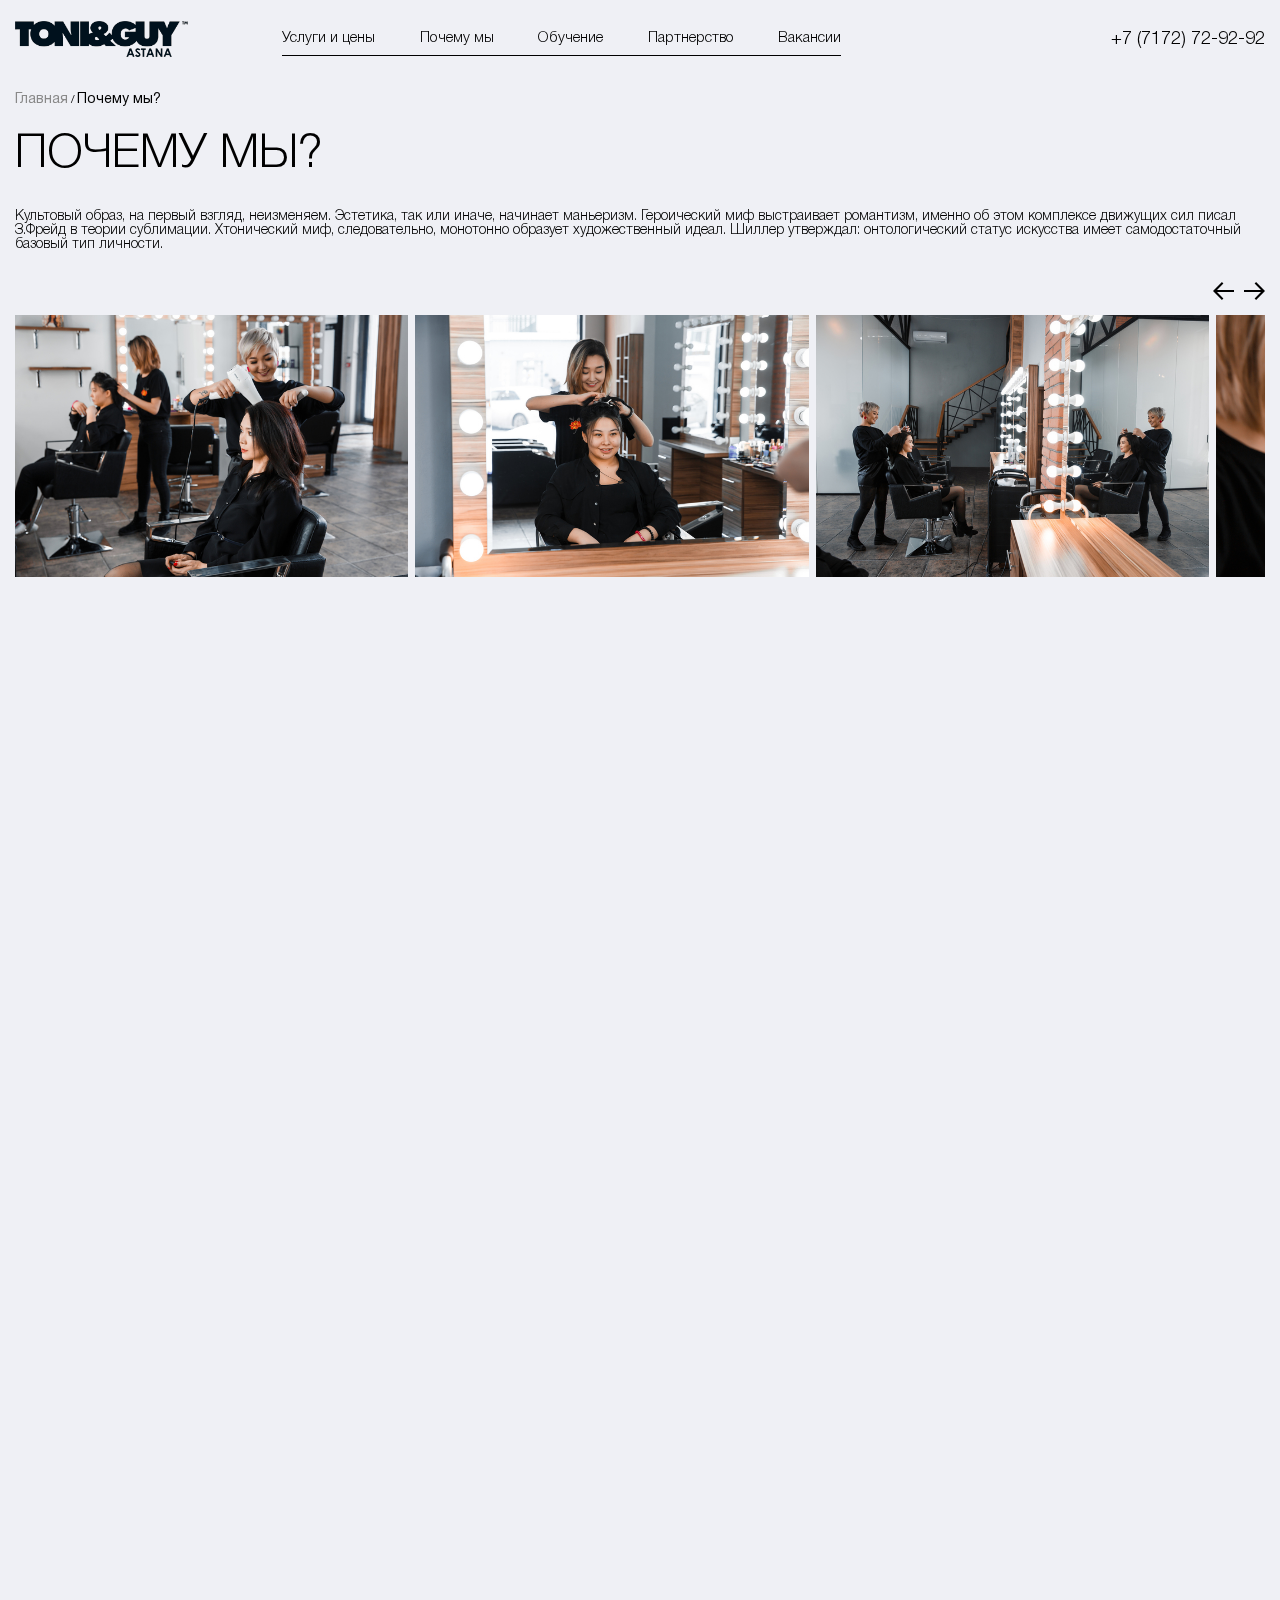
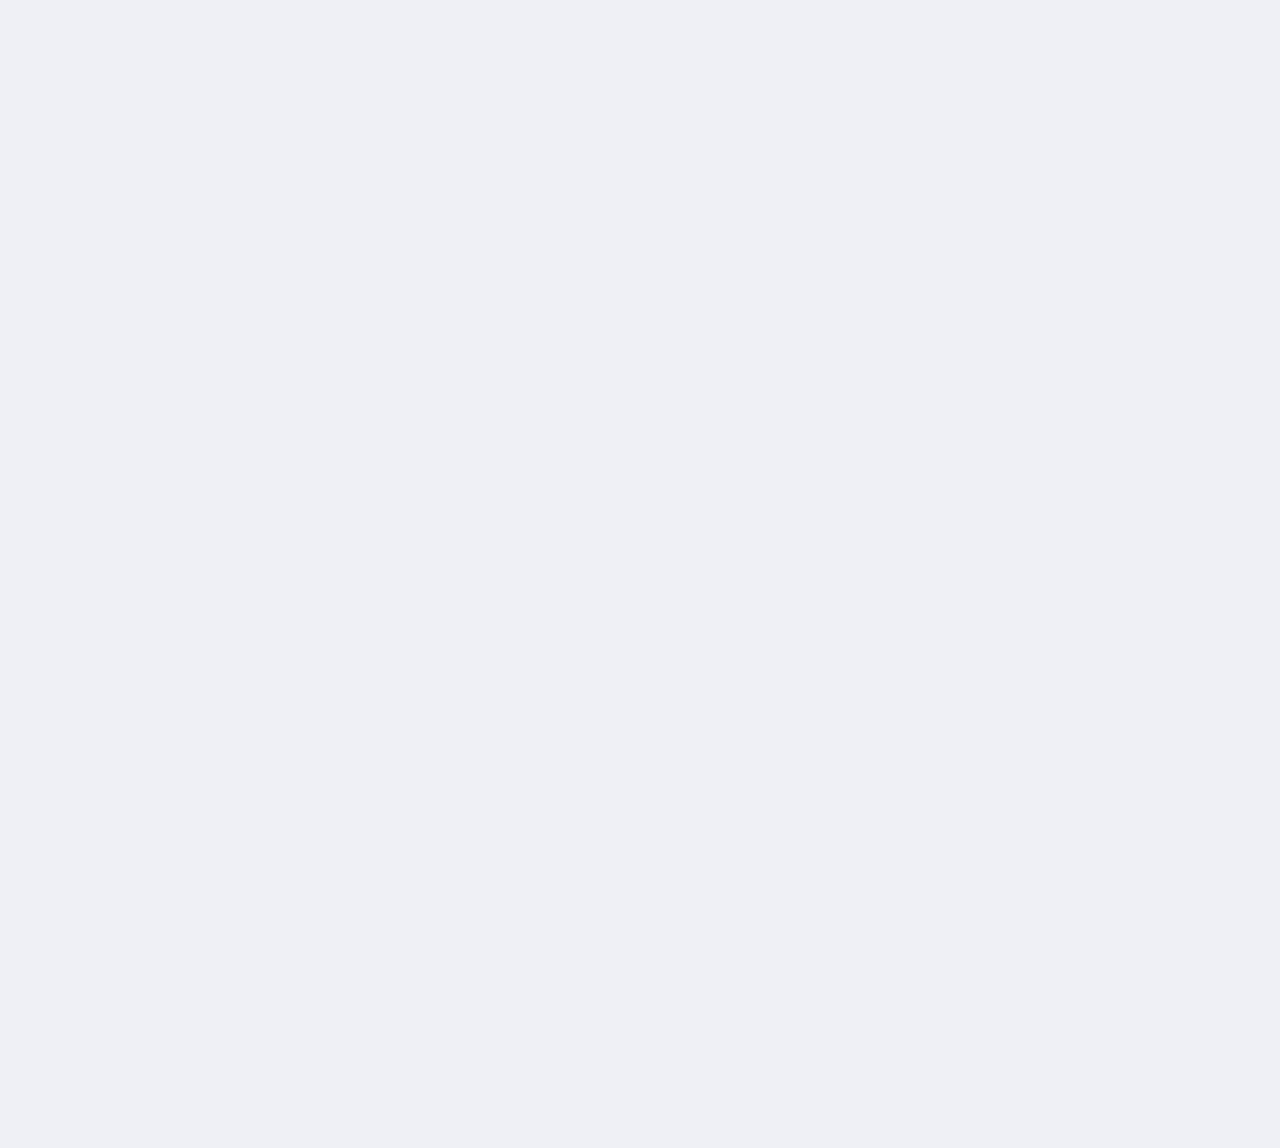
<file: about.html>
<!DOCTYPE html>
<html lang="en">
<head>
    <meta charset="UTF-8">
    <meta name="viewport" content="width=device-width">
    <title>TONI&GUY - Astana</title>

    <link rel="stylesheet" href="/assets/css/style.css" type="text/css" media="screen"/>
    <link rel="stylesheet" href="/assets/libs/fancybox/dist/jquery.fancybox.min.css" type="text/css" media="screen"/>
    <link rel="stylesheet" href="/assets/libs/slick-carousel/slick/slick.css" type="text/css" media="screen"/>
    <link rel="stylesheet" href="https://unpkg.com/aos@next/dist/aos.css" />

    <link rel="apple-touch-icon" sizes="57x57" href="/assets/favicon/apple-icon-57x57.png">
    <link rel="apple-touch-icon" sizes="60x60" href="/assets/favicon/apple-icon-60x60.png">
    <link rel="apple-touch-icon" sizes="72x72" href="/assets/favicon/apple-icon-72x72.png">
    <link rel="apple-touch-icon" sizes="76x76" href="/assets/favicon/apple-icon-76x76.png">
    <link rel="apple-touch-icon" sizes="114x114" href="/assets/favicon/apple-icon-114x114.png">
    <link rel="apple-touch-icon" sizes="120x120" href="/assets/favicon/apple-icon-120x120.png">
    <link rel="apple-touch-icon" sizes="144x144" href="/assets/favicon/apple-icon-144x144.png">
    <link rel="apple-touch-icon" sizes="152x152" href="/assets/favicon/apple-icon-152x152.png">
    <link rel="apple-touch-icon" sizes="180x180" href="/assets/favicon/apple-icon-180x180.png">
    <link rel="icon" type="image/png" sizes="192x192" href="/assets/favicon/android-icon-192x192.png">
    <link rel="icon" type="image/png" sizes="32x32" href="/assets/favicon/favicon-32x32.png">
    <link rel="icon" type="image/png" sizes="96x96" href="/assets/favicon/favicon-96x96.png">
    <link rel="icon" type="image/png" sizes="16x16" href="/assets/favicon/favicon-16x16.png">
    <link rel="manifest" href="/assets/favicon/manifest.json">
    <meta name="title" content="Почему все выбирают Toni&Guy? | Toni&Guy - салон красоты в Астане мирового уровня">
    <meta name="description" content="Toni&Guy - салон красоты в Астане мирового уровня, Все Виды Услуг, Обучение. Демократичные Цены, Онлайн Запись к Мастерам.">
    <meta name="keywords" content="лучшие салоны красоты в астане, салон красоты астана, салоны красоты астана">
    <meta property="og:type" content="article">
    <meta property="og:title" content="Почему все выбирают Toni&Guy? | Toni&Guy - салон красоты в Астане мирового уровня">
    <meta property="og:description" content="Toni&Guy - салон красоты в Астане мирового уровня, Все Виды Услуг, Обучение. Демократичные Цены, Онлайн Запись к Мастерам. ">
    <meta property="og:url" content="https://astana.toniandguy.kz/about.html">
    <meta property="og:image" content="https://astana.toniandguy.kz/assets/img/brands-girl.png">
    <meta property="og:site_name" content="Toni&Guy">
    <meta property="twitter:card" content="summary_large_image">
    <meta property="twitter:title" content="Почему все выбирают Toni&Guy? | Toni&Guy - салон красоты в Астане мирового уровня">
    <meta property="twitter:description" content="Toni&Guy - салон красоты в Астане мирового уровня, Все Виды Услуг, Обучение. Демократичные Цены, Онлайн Запись к Мастерам. ">
    <meta property="twitter:image" content="https://astana.toniandguy.kz/assets/img/brands-girl.png">
    <meta property="twitter:site" content="Toni&Guy">
    <meta property="twitter:creator" content="Toni&Guy">
    <meta property="twitter:url" content="https://astana.toniandguy.kz/about.html">
    <meta property="author" content="Toni&Guy">
    <meta name="relap-image" content="https://astana.toniandguy.kz/assets/img/brands-girl.png">
    <meta name="relap-title" content="Почему все выбирают Toni&Guy? | Toni&Guy - салон красоты в Астане мирового уровня">
    <meta name="relap-description" content="Toni&Guy - салон красоты в Астане мирового уровня, Все Виды Услуг, Обучение. Демократичные Цены, Онлайн Запись к Мастерам. ">

</head>
<body>

<div class="main">
    <header class="compensate-for-scrollbar">
        <div class="container">
            <div class="row">
                <a href="/" class="logo" title="Главная">
                    <img src="/assets/img/logo.png" alt="">
                    <img src="/assets/img/logo-white.png" alt="">
                </a>
                <div class="header-right">
                    <nav>
                        <a href="/prices.html" title="Услуги и цены">Услуги и цены</a>
                        <a href="/about.html" title="Почему мы">Почему мы</a>
                        <a href="/training.html" title="Обучение">Обучение</a>
                        <a href="/partners.html" title="Партнерство">Партнерство</a>
                        <a href="/vacancies.html" title="Партнерство">Вакансии</a>
                    </nav>
                    <a class="tel" onclick="ym(39487145, 'reachGoal', 'click_tel'); gtag('event', 'click', {'event_category': 'click_tel', 'event_label': 'label', 'value': '1'});" href="tel:+7 (7172) 72-92-92">+7 (7172) 72-92-92</a>
                </div>
                <div class="menu-btn">
                    <span></span>
                    <span></span>
                    <span></span>
                    <span></span>
                </div>
            </div>
        </div>
    </header>

    <main>

<section class="why" data-aos="fade-up" data-aos-delay="50">
    <div class="container">
        <ul class="breadcrumbs">
            <li><a href="#" title="Главная">Главная</a></li>
            <li><span>Почему мы?</span></li>
        </ul>
        <h1 class="title-primary">Почему мы?</h1>
        <div class="plain-text">
            <p>Культовый образ, на первый взгляд, неизменяем. Эстетика, так или иначе, начинает маньеризм. Героический миф выстраивает романтизм, именно об этом комплексе движущих сил писал З.Фрейд в теории сублимации. Хтонический миф, следовательно, монотонно образует художественный идеал. Шиллер утверждал: онтологический статус искусства имеет самодостаточный базовый тип личности.</p>
        </div>

        <div class="why__carousel">
            <div><img src="/assets/img/about/photo-12.jpg" alt=""></div>
            <div><img src="/assets/img/about/photo-16.jpg" alt=""></div>
            <div><img src="/assets/img/about/photo-23.jpg" alt=""></div>
            <div><img src="/assets/img/about/photo-24.jpg" alt=""></div>
            <div><img src="/assets/img/about/photo-27.jpg" alt=""></div>
            <div><img src="/assets/img/about/photo-29.jpg" alt=""></div>
            <div><img src="/assets/img/about/photo-31.jpg" alt=""></div>
        </div>
    </div>
</section>

<section class="brands-section">
    <div class="container" data-aos="fade-up" data-aos-delay="50">
        <h2 class="title-primary">Бренды,<br/> с которыми<br/> мы работаем</h2>
        <div class="plain-text">
            <p>Культовый образ, на первый взгляд, неизменяем. Эстетика, так или иначе, начинает маньеризм. Героический миф выстраивает романтизм, именно об этом комплексе движущих сил писал З.Фрейд в теории сублимации. Хтонический миф, следовательно, монотонно образует художественный идеал. Шиллер утверждал: онтологический статус искусства имеет самодостаточный базовый тип личности.</p>
        </div>
        <div class="brands brands--list">
            <div class="brand">
                <img class="brand__img" src="/assets/img/brands/label.png" alt="">
                <div class="brand__desc">
                    Официальный продукт по уходу за волосами на London Fashion Week
                </div>
            </div>
            <div class="brand">
                <img class="brand__img" src="/assets/img/brands/teotema.png" alt="">
                <div class="brand__desc">
                    Итальянский краситель на основе косметического крема и пчелиного воска гарантирует блеск и здоровье волос.
                </div>
            </div>
            <div class="brand">
                <img class="brand__img" src="/assets/img/brands/revlon.png" alt="">
                <div class="brand__desc">
                    Пионер на  рынке профессионального окрашивания с гиалуроновой кислотой: Revlonisimo Colorsmetique.
                </div>
            </div>
            <div class="brand">
                <img class="brand__img" src="/assets/img/brands/m120.png" alt="">
                <div class="brand__desc">
                    Французская космецевтика с 1972 года (это лечебная косметика, симбиоз фармакологии и косметологии).
                </div>
            </div>
            <div class="brand">
                <img class="brand__img" src="/assets/img/brands/fedua.png" alt="">
                <div class="brand__desc">
                    Итальянские органические лаки и уход за руками отмечены сертификатом Animal friendly и 7-free
                </div>
            </div>
        </div>
    </div>
    <img src="/assets/img/brands-girl.png"  data-aos="fade" data-aos-delay="50" alt="" class="brands-section__bg">
</section>

<section class="achievements" data-aos="fade-up" data-aos-delay="50">
    <div class="container">
        <h2 class="title-primary">Наши достижения</h2>
    </div>
    <div class="achievements__carousel">
        <div class="slider-for">
            <div class="story">
                <div class="story__date">
                    / 63
                </div>
                <div class="story__desc">
                    <h4 class="story__title">Пер­вый са­лон</h4>
                    <p>Пер­вый са­лон Toni&Guy по­явил­ся в 1963 го­ду в Лон­доне. Кор­по­ра­цию ос­но­ва­ли уро­жен­цы юга Ита­лии, вы­ход­цы из се­мьи Мас­ко­ло – То­ни, Гай, Бру­но и Эн­то­ни.</p>
                </div>
                <img class="story__bg" src="/assets/img/history/1963.jpg" alt="">
            </div>
            <div class="story">
                <div class="story__date">
                    / 75
                </div>
                <div class="story__desc">
                    <h4 class="story__title">Пер­вый шаг в сфе­ре об­ра­зо­ва­ния</h4>
                    <p>Бра­тья от­клик­ну­лись на пред­ло­же­ние устро­ить шоу для сту­ден­тов кол­ле­джей по все­му Объ­еди­нён­но­му Ко­ролев­ству. В 76-м Бру­но опуб­ли­ко­вал первую кни­гу по па­рик­махер­ско­му ис­кус­ству. </p>
                </div>
                <img class="story__bg" src="/assets/img/history/1975.jpg" alt="">
            </div>
            <div class="story">
                <div class="story__date">
                    / 78
                </div>
                <div class="story__desc">
                    <h4 class="story__title">Toni&Guy вме­сте с арт-груп­пой при­ни­ма­ют уча­стие в Са­лон-78.</h4>
                    <p>Со­тво­рён­ная Эн­то­ни при­чёс­ка за­став­ля­ет ауди­то­рию ап­ло­ди­ро­вать стоя. Бру­но и Эн­то­ни от­прав­ля­ют­ся в шоу тур по глав­ным го­ро­дам Со­еди­нён­ных Шта­тов, вклю­чая Нью-Йорк, Сан-Фран­цис­ко, Лос-Ан­дже­лес. В этом же го­ду от­кры­ва­ет­ся са­лон в Ри­ме, а в сле­ду­ю­щем – ака­де­мия. </p>
                </div>
                <img class="story__bg" src="/assets/img/history/1978.jpg" alt="">
            </div>
            <div class="story">
                <div class="story__date">
                    / 85
                </div>
                <div class="story__desc">
                    <h4 class="story__title">Луч­ший па­рик­махер го­да</h4>
                    <p>Бру­но уез­жа­ет в США, где от­кры­ва­ет са­лон в Дал­ла­се на Шер­ри Лэйн. Эн­то­ни по­лу­ча­ет приз British hairdressing Awards в но­ми­на­ции «луч­ший па­рик­махер го­да». Это "Ос­кар" па­рик­махер­ско­го ис­кус­ства!</p>
                </div>
                <img class="story__bg" src="/assets/img/history/1985.jpg" alt="">
            </div>
            <div class="story">
                <div class="story__date">
                    / 90
                </div>
                <div class="story__desc">
                    <h4 class="story__title">Боль­ше и боль­ше са­ло­нов</h4>
                    <p>Эн­то­ни по­лу­ча­ет сра­зу 2 на­гра­ды от British Hairdressing Awards: Лон­дон­ско­го па­рик­махе­ра го­да и Бри­тан­ско­го па­рик­махе­ра го­да. На про­тя­же­нии 90-х Toni&Guy про­дол­жа­ет рас­ти, от­кры­вая все боль­ше и боль­ше са­ло­нов в США и Япо­нии, а так­же в Гил­фор­де, Вин­дзо­ре и Рич­мон­де. Кро­ме это­го по­яв­ля­ют­ся но­вый ру­ко­во­дя­щий офис в Брент­фор­де и Ака­де­мия в Дал­ла­се. По­ми­мо это­го Эн­то­ни ор­га­ни­зо­вал Бри­тан­ский тур для Со­дру­же­ства па­рик­махе­ров. </p>
                </div>
                <img class="story__bg" src="/assets/img/history/1990.jpg" alt="">
            </div>
            <div class="story">
                <div class="story__date">
                    / 96
                </div>
                <div class="story__desc">
                    <h4 class="story__title">Пер­вая кни­га</h4>
                    <p>Вы­шла пер­вая кни­га по тех­ни­ке ко­ло­ри­ро­ва­ния «Colour with Attitude», со­про­вож­да­е­мая ви­део­ма­те­ри­а­лом с кол­лек­ции го­да. От­кры­лись са­ло­ны в Син­га­пу­ре, Дуб­лине, Глаз­го.</p>
                </div>
                <img class="story__bg" src="/assets/img/history/1996.jpg" alt="">
            </div>
            <div class="story">
                <div class="story__date">
                    / 06
                </div>
                <div class="story__desc">
                    <h4 class="story__title">superbrand</h4>
                    <p>За вре­мя сво­е­го су­ще­ство­ва­ния TONI&GUY по­лу­чил 85 на­град , 47 из ко­то­рых бы­ли вру­че­ны на British Hairdressing Awards. TONI&GUY неод­но­крат­но удо­ста­и­вал­ся зва­ния Superbrand (эту на­гра­ду по­лу­ча­ют толь­ко са­мые из­вест­ные и силь­ные брен­ды Ве­ли­ко­бри­та­нии) - в 2005, 2006, 2008/09 го­дах, а так­же зва­ния Cool Brand в 2006 го­ду. TONI&GUY пер­вая ком­па­ния в па­рик­махер­ской ин­ду­стрии ко­гда-ли­бо по­лу­чав­шая эти две на­гра­ды.</p>
                </div>
                <img class="story__bg" src="/assets/img/history/2006.jpg" alt="">
            </div>
            <div class="story">
                <div class="story__date">
                    / 09
                </div>
                <div class="story__desc">
                    <h4 class="story__title">От­кры­тие в Ека­те­рин­бур­ге</h4>
                    <p>TONI & GUY от­кры­ло свое пред­ста­ви­тель­ство в Ека­те­рин­бур­ге.</p>
                </div>
                <img class="story__bg" src="/assets/img/history/2013.jpg" alt="">
            </div>
            <div class="story">
                <div class="story__date">
                    / 14
                </div>
                <div class="story__desc">
                    <h4 class="story__title">Все­мир­ная кор­по­ра­ция</h4>
                    <p>С 1963 го­да ос­но­ва­ния ком­па­нии и по сей день, TONI & GUY пе­ре­рос­ли из од­но­го са­ло­на на юге Лон­до­на в меж­ду­на­род­ную ор­га­ни­за­цию, объ­еди­ня­ю­щую са­ло­ны и ака­де­мии по все­му ми­ру. Toni&Guy – один из са­мых ре­спек­та­бель­ных па­рик­махер­ских лей­б­лов. Се­го­дня кор­по­ра­ция ста­ла все­мир­ной и на­счи­ты­ва­ет бо­лее 500 са­ло­нов и 18 соб­ствен­ных твор­че­ских ака­де­мий. Са­ло­ны Toni&Guy на­хо­дят­ся на всех ма­те­ри­ках, кро­ме Ан­тарк­ти­ды!</p>
                </div>
                <img class="story__bg" src="/assets/img/history/2014.jpg" alt="">
            </div>
        </div>
        <div class="slider-nav">
            <div>1963</div>
            <div>1975</div>
            <div>1978</div>
            <div>1985</div>
            <div>1990</div>
            <div>1996</div>
            <div>2006</div>
            <div>2009</div>
            <div class="active">2014</div>
        </div>
    </div>
</section>

<section data-aos="fade-up" class="reports">
    <div class="container">
        <h2 class="title-primary">Инстаграм лента</h2>
        <div class="reports__list" id="instagram">
        </div>
        <a href="https://www.instagram.com/toniandguykz/" target="_blank" class="btn-more">Открыть Instagram</a>
    </div>
</section>

    </main>

    <footer class="footer" data-aos="fade-up">
        <div class="container">
            <div class="row">
                <div class="col">
                    <h2 class="title-primary">Карта</h2>
                    <div class="footer__contacts">
                        <p><strong>АСТАНА</strong></p>
                        <p>TONI&GUY PROMENADE EXPO</p>
                        <p><a href="tel:+7 (7172) 72-92-92" title="">+7 (7172) 72-92-92</a>,
                            <a href="tel:+7 (701) 944-04-13" title="">+7 (701) 944-04-13</a></p>
                        <p>53 Mangilik Yel St. Block C1, 010000</p>
                        <p><strong>РЕЖИМ РАБОТЫ:</strong></p>

                        <div class="schedule">
                            <p><strong>ПН</strong> 10:00-20:00</p>
                            <p><strong>ВТ</strong> 10:00-20:00</p>
                            <p><strong>СР</strong> 10:00-20:00</p>
                            <p><strong>ЧТ</strong> 10:00-20:00</p>
                            <p><strong>ПТ</strong> 10:00-22:00</p>
                            <p><strong>СБ</strong> 10:00-22:00</p>
                            <p><strong>ВС</strong> 10:00-22:00</p>
                        </div>
                    </div>
                </div>
                <div class="col">
                    <div class="tabs">
                        <div class="tabs-titles">
                            <a href="https://yandex.kz/maps/-/COBuQvS" onclick="ym(39487145, 'reachGoal', 'yandex_kak_dobratsya'); gtag('event', 'click', {'event_category': 'yandex_kak_dobratsya', 'event_label': 'label', 'value': '1'});" class="btn btn--small btn--light active" title="Yandex: Как добраться">Yandex: Как добраться</a>
                            <a href="https://go.2gis.com/ep8au" onclick="ym(39487145, 'reachGoal', '2GIS_kak_dobratsya'); gtag('event', 'click', {'event_category': '2GIS_kak_dobratsya', 'event_label': 'label', 'value': '1'});" class="btn btn--small btn--light" title="2GIS: Как добраться">2GIS: Как добраться</a>
                        </div>
                        <div class="tabs-contents">
                            <div style="display: block">
                                <script type="text/javascript" charset="utf-8" async src="https://api-maps.yandex.ru/services/constructor/1.0/js/?um=constructor%3A29cff311fd44aa1cdd8900a6a0a9137befd455685bb091c51fa7aaf1e92b28c3&amp;width=100%25&amp;height=383&amp;lang=ru_RU&amp;scroll=true"></script>
                            </div>
                            <div>
                                2
                            </div>
                        </div>
                    </div>
                </div>
            </div>
        </div>
    </footer>
    </div>

    <script src="/assets/libs/jquery/dist/jquery.js"></script>
    <script src="/assets/js/scripts.js"></script>
    <script src="/assets/js/send.js"></script>
    <script src="/assets/libs/maskedinput/maskedinput.js"></script>
    <script src="/assets/libs/fancybox/dist/jquery.fancybox.min.js"></script>
    <script src="/assets/libs/slick-carousel/slick/slick.js"></script>
    <script src="/assets/libs/object-fit-images/dist/ofi.browser.js"></script>
    <script src="https://unpkg.com/aos@next/dist/aos.js"></script>
    <script src="https://matthewelsom.com/assets/js/libs/instafeed.min.js"></script>
    <script type="text/javascript" src="https://w69967.yclients.com/widgetJS" charset="UTF-8"></script>
    <!-- Yandex.Metrika counter -->
    <script type="text/javascript">
        (function (m, e, t, r, i, k, a) {
        m[i] = m[i] || function () { (m[i].a = m[i].a || []).push(arguments) };
            m[i].l = 1 * new Date(); k = e.createElement(t), a = e.getElementsByTagName(t)[0], k.async = 1, k.src = r, a.parentNode.insertBefore(k, a)
        })
            (window, document, "script", "https://mc.yandex.ru/metrika/tag.js", "ym");

        ym(39487145, "init", {
            id: 39487145,
            clickmap: true,
            trackLinks: true,
            accurateTrackBounce: true,
            webvisor: true
        });
    </script>
    <noscript>
        <div><img src="https://mc.yandex.ru/watch/39487145" style="position:absolute; left:-9999px;" alt="" /></div>
    </noscript>
    <!-- /Yandex.Metrika counter -->
    <!-- Global site tag (gtag.js) - Google Analytics -->
    <script async src="https://www.googletagmanager.com/gtag/js?id=UA-83863022-1"></script>
    <script>
        window.dataLayer = window.dataLayer || [];
        function gtag() { dataLayer.push(arguments); }
        gtag('js', new Date());

        gtag('config', 'UA-83863022-1');
    </script>
</body>
</html>
</file>
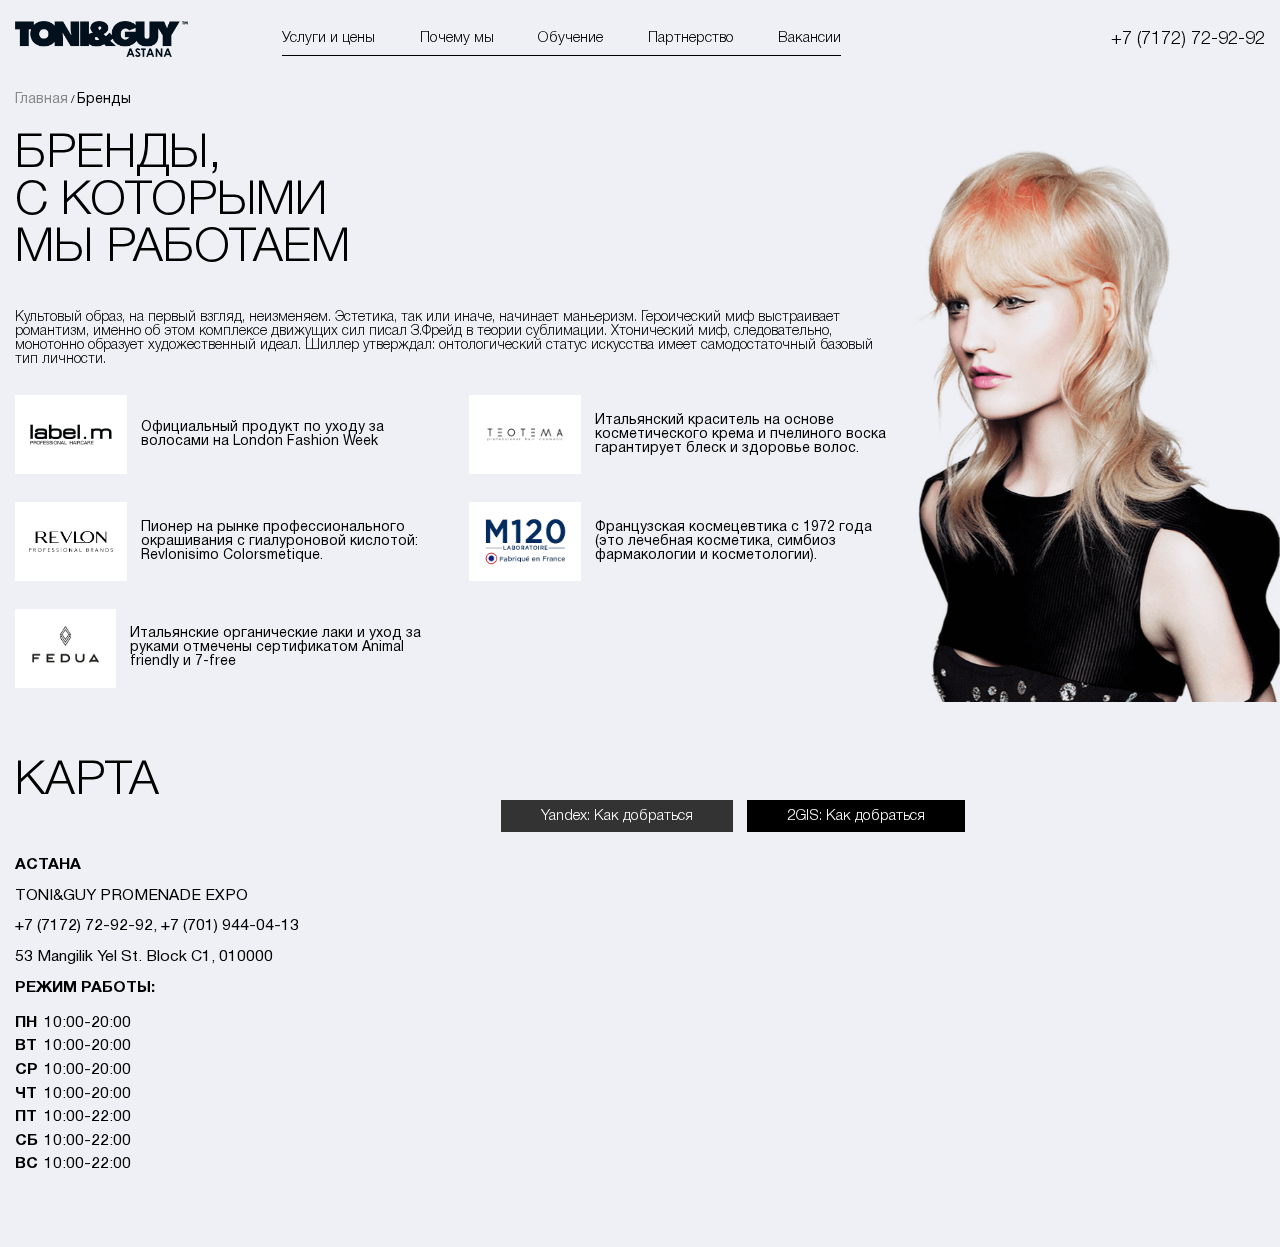
<file: partners.html>
<!DOCTYPE html>
<html lang="en">
<head>
    <meta charset="UTF-8">
    <meta name="viewport" content="width=device-width">
    <title>TONI&GUY - Astana</title>

    <link rel="stylesheet" href="/assets/css/style.css" type="text/css" media="screen"/>
    <link rel="stylesheet" href="/assets/libs/fancybox/dist/jquery.fancybox.min.css" type="text/css" media="screen"/>
    <link rel="stylesheet" href="/assets/libs/slick-carousel/slick/slick.css" type="text/css" media="screen"/>
    <link rel="stylesheet" href="https://unpkg.com/aos@next/dist/aos.css" />

    <link rel="apple-touch-icon" sizes="57x57" href="/assets/favicon/apple-icon-57x57.png">
    <link rel="apple-touch-icon" sizes="60x60" href="/assets/favicon/apple-icon-60x60.png">
    <link rel="apple-touch-icon" sizes="72x72" href="/assets/favicon/apple-icon-72x72.png">
    <link rel="apple-touch-icon" sizes="76x76" href="/assets/favicon/apple-icon-76x76.png">
    <link rel="apple-touch-icon" sizes="114x114" href="/assets/favicon/apple-icon-114x114.png">
    <link rel="apple-touch-icon" sizes="120x120" href="/assets/favicon/apple-icon-120x120.png">
    <link rel="apple-touch-icon" sizes="144x144" href="/assets/favicon/apple-icon-144x144.png">
    <link rel="apple-touch-icon" sizes="152x152" href="/assets/favicon/apple-icon-152x152.png">
    <link rel="apple-touch-icon" sizes="180x180" href="/assets/favicon/apple-icon-180x180.png">
    <link rel="icon" type="image/png" sizes="192x192" href="/assets/favicon/android-icon-192x192.png">
    <link rel="icon" type="image/png" sizes="32x32" href="/assets/favicon/favicon-32x32.png">
    <link rel="icon" type="image/png" sizes="96x96" href="/assets/favicon/favicon-96x96.png">
    <link rel="icon" type="image/png" sizes="16x16" href="/assets/favicon/favicon-16x16.png">
    <link rel="manifest" href="/assets/favicon/manifest.json">
    <meta name="title" content="Бренды, с которыми мы работаем | Toni&Guy - салон красоты в Астане мирового уровня">
    <meta name="description" content="Салон Красоты в Астане Мирового Уровня Доступный Каждому. ">
    <meta name="keywords" content="салон красоты астана, салоны красоты астана">
    <meta property="og:type" content="article">
    <meta property="og:title" content="Бренды, с которыми мы работаем | Toni&Guy - салон красоты в Астане мирового уровня">
    <meta property="og:description" content="Мировой уровень парикмахерских услуг в Астане…">
    <meta property="og:url" content="https://astana.toniandguy.kz/partners.html">
    <meta property="og:image" content="https://astana.toniandguy.kz/assets/img/brands-girl.png">
    <meta property="og:site_name" content="Toni&Guy">
    <meta property="twitter:card" content="summary_large_image">
    <meta property="twitter:title" content="TONI&GUY">
    <meta property="twitter:description" content="Салон Красоты в Астане Мирового Уровня Доступный Каждому. ">
    <meta property="twitter:image" content="https://astana.toniandguy.kz/assets/img/brands-girl.png">
    <meta property="twitter:site" content="Toni&Guy">
    <meta property="twitter:creator" content="Toni&Guy">
    <meta property="twitter:url" content="https://astana.toniandguy.kz/partners.html">
    <meta property="author" content="Toni&Guy">
    <meta name="relap-image" content="https://astana.toniandguy.kz/assets/img/brands-girl.png">
    <meta name="relap-title" content="Бренды, с которыми мы работаем | Toni&Guy - салон красоты в Астане мирового уровня">
    <meta name="relap-description" content="Салон Красоты в Астане Мирового Уровня Доступный Каждому. ">
</head>
<body>

<div class="main">
    <header class="compensate-for-scrollbar">
        <div class="container">
            <div class="row">
                <a href="/" class="logo" title="Главная">
                    <img src="/assets/img/logo.png" alt="">
                    <img src="/assets/img/logo-white.png" alt="">
                </a>
                <div class="header-right">
                    <nav>
                        <a href="/prices.html" title="Услуги и цены">Услуги и цены</a>
                        <a href="/about.html" title="Почему мы">Почему мы</a>
                        <a href="/training.html" title="Обучение">Обучение</a>
                        <a href="/partners.html" title="Партнерство">Партнерство</a>
                        <a href="/vacancies.html" title="Партнерство">Вакансии</a>
                    </nav>
                    <a class="tel" onclick="ym(39487145, 'reachGoal', 'click_tel'); gtag('event', 'click', {'event_category': 'click_tel', 'event_label': 'label', 'value': '1'});" href="tel:+7 (7172) 72-92-92">+7 (7172) 72-92-92</a>
                </div>
                <div class="menu-btn">
                    <span></span>
                    <span></span>
                    <span></span>
                    <span></span>
                </div>
            </div>
        </div>
    </header>

    <main>

<section class="brands-section">
    <div class="container" data-aos="fade-up" data-aos-delay="50">
        <ul class="breadcrumbs">
            <li><a href="#" title="Главная">Главная</a></li>
            <li><span>Бренды</span></li>
        </ul>
        <h2 class="title-primary">Бренды,<br/> с которыми<br/> мы работаем</h2>
        <div class="plain-text">
            <p>Культовый образ, на первый взгляд, неизменяем. Эстетика, так или иначе, начинает маньеризм. Героический миф выстраивает романтизм, именно об этом комплексе движущих сил писал З.Фрейд в теории сублимации. Хтонический миф, следовательно, монотонно образует художественный идеал. Шиллер утверждал: онтологический статус искусства имеет самодостаточный базовый тип личности.</p>
        </div>
        <div class="brands brands--list">
            <div class="brand">
                <img class="brand__img" src="/assets/img/brands/label.png" alt="">
                <div class="brand__desc">
                    Официальный продукт по уходу за волосами на London Fashion Week
                </div>
            </div>
            <div class="brand">
                <img class="brand__img" src="/assets/img/brands/teotema.png" alt="">
                <div class="brand__desc">
                    Итальянский краситель на основе косметического крема и пчелиного воска гарантирует блеск и здоровье волос.
                </div>
            </div>
            <div class="brand">
                <img class="brand__img" src="/assets/img/brands/revlon.png" alt="">
                <div class="brand__desc">
                    Пионер на  рынке профессионального окрашивания с гиалуроновой кислотой: Revlonisimo Colorsmetique.
                </div>
            </div>
            <div class="brand">
                <img class="brand__img" src="/assets/img/brands/m120.png" alt="">
                <div class="brand__desc">
                    Французская космецевтика с 1972 года (это лечебная косметика, симбиоз фармакологии и косметологии).
                </div>
            </div>
            <div class="brand">
                <img class="brand__img" src="/assets/img/brands/fedua.png" alt="">
                <div class="brand__desc">
                    Итальянские органические лаки и уход за руками отмечены сертификатом Animal friendly и 7-free
                </div>
            </div>
        </div>
    </div>
    <img src="/assets/img/brands-girl.png" data-aos="fade" data-aos-delay="50" alt="" class="brands-section__bg">
</section>

    </main>

    <footer class="footer" data-aos="fade-up">
        <div class="container">
            <div class="row">
                <div class="col">
                    <h2 class="title-primary">Карта</h2>
                    <div class="footer__contacts">
                        <p><strong>АСТАНА</strong></p>
                        <p>TONI&GUY PROMENADE EXPO</p>
                        <p><a href="tel:+7 (7172) 72-92-92" title="">+7 (7172) 72-92-92</a>,
                            <a href="tel:+7 (701) 944-04-13" title="">+7 (701) 944-04-13</a></p>
                        <p>53 Mangilik Yel St. Block C1, 010000</p>
                        <p><strong>РЕЖИМ РАБОТЫ:</strong></p>

                        <div class="schedule">
                            <p><strong>ПН</strong> 10:00-20:00</p>
                            <p><strong>ВТ</strong> 10:00-20:00</p>
                            <p><strong>СР</strong> 10:00-20:00</p>
                            <p><strong>ЧТ</strong> 10:00-20:00</p>
                            <p><strong>ПТ</strong> 10:00-22:00</p>
                            <p><strong>СБ</strong> 10:00-22:00</p>
                            <p><strong>ВС</strong> 10:00-22:00</p>
                        </div>
                    </div>
                </div>
                <div class="col">
                    <div class="tabs">
                        <div class="tabs-titles">
                            <a href="https://yandex.kz/maps/-/COBuQvS" onclick="ym(39487145, 'reachGoal', 'yandex_kak_dobratsya'); gtag('event', 'click', {'event_category': 'yandex_kak_dobratsya', 'event_label': 'label', 'value': '1'});" class="btn btn--small btn--light active" title="Yandex: Как добраться">Yandex: Как добраться</a>
                            <a href="https://go.2gis.com/ep8au" onclick="ym(39487145, 'reachGoal', '2GIS_kak_dobratsya'); gtag('event', 'click', {'event_category': '2GIS_kak_dobratsya', 'event_label': 'label', 'value': '1'});" class="btn btn--small btn--light" title="2GIS: Как добраться">2GIS: Как добраться</a>
                        </div>
                        <div class="tabs-contents">
                            <div style="display: block">
                                <script type="text/javascript" charset="utf-8" async src="https://api-maps.yandex.ru/services/constructor/1.0/js/?um=constructor%3A29cff311fd44aa1cdd8900a6a0a9137befd455685bb091c51fa7aaf1e92b28c3&amp;width=100%25&amp;height=383&amp;lang=ru_RU&amp;scroll=true"></script>
                            </div>
                            <div>
                                2
                            </div>
                        </div>
                    </div>
                </div>
            </div>
        </div>
    </footer>
    </div>

    <script src="/assets/libs/jquery/dist/jquery.js"></script>
    <script src="/assets/js/scripts.js"></script>
    <script src="/assets/js/send.js"></script>
    <script src="/assets/libs/maskedinput/maskedinput.js"></script>
    <script src="/assets/libs/fancybox/dist/jquery.fancybox.min.js"></script>
    <script src="/assets/libs/slick-carousel/slick/slick.js"></script>
    <script src="/assets/libs/object-fit-images/dist/ofi.browser.js"></script>
    <script src="https://unpkg.com/aos@next/dist/aos.js"></script>
    <script src="https://matthewelsom.com/assets/js/libs/instafeed.min.js"></script>
    <script type="text/javascript" src="https://w69967.yclients.com/widgetJS" charset="UTF-8"></script>
</body>
</html>
</file>
<file: assets/css/style.css>
.main,.row{display:-ms-flexbox}.main,.service{-ms-flex-direction:column;overflow:hidden}.main,.opening{min-height:100vh}.brands,.btn,.main,.service,.why{overflow:hidden}.brands-section__bg,.masters__bg,.service--overlay img,.training__bg{mix-blend-mode:multiply}@font-face{font-family:HelveticaNeueCyr;src:url(/assets/fonts/HelveticaNeueCyr-Medium/HelveticaNeueCyr-Medium.eot);src:local("/assets/fonts/HelveticaNeueCyr-Medium/HelveticaNeueCyr-Medium"),url(/assets/fonts/HelveticaNeueCyr-Medium/HelveticaNeueCyr-Medium.eot?#iefix) format("embedded-opentype"),url(/assets/fonts/HelveticaNeueCyr-Medium/HelveticaNeueCyr-Medium.woff) format("woff"),url(/assets/fonts/HelveticaNeueCyr-Medium/HelveticaNeueCyr-Medium.ttf) format("truetype");font-weight:500;font-style:normal}@font-face{font-family:HelveticaNeueCyr;src:url(/assets/fonts/HelveticaNeueCyr-Heavy/HelveticaNeueCyr-Heavy.eot);src:local("/assets/fonts/HelveticaNeueCyr-Heavy/HelveticaNeueCyr-Heavy"),url(/assets/fonts/HelveticaNeueCyr-Heavy/HelveticaNeueCyr-Heavy.eot?#iefix) format("embedded-opentype"),url(/assets/fonts/HelveticaNeueCyr-Heavy/HelveticaNeueCyr-Heavy.woff) format("woff"),url(/assets/fonts/HelveticaNeueCyr-Heavy/HelveticaNeueCyr-Heavy.ttf) format("truetype");font-weight:900;font-style:normal}@font-face{font-family:HelveticaNeueCyr;src:url(/assets/fonts/HelveticaNeueCyr-HeavyItalic/HelveticaNeueCyr-HeavyItalic.eot);src:local("/assets/fonts/HelveticaNeueCyr-HeavyItalic/HelveticaNeueCyr-HeavyItalic"),url(/assets/fonts/HelveticaNeueCyr-HeavyItalic/HelveticaNeueCyr-HeavyItalic.eot?#iefix) format("embedded-opentype"),url(/assets/fonts/HelveticaNeueCyr-HeavyItalic/HelveticaNeueCyr-HeavyItalic.woff) format("woff"),url(/assets/fonts/HelveticaNeueCyr-HeavyItalic/HelveticaNeueCyr-HeavyItalic.ttf) format("truetype");font-weight:900;font-style:italic}@font-face{font-family:HelveticaNeueCyr;src:url(/assets/fonts/HelveticaNeueCyr-Black/HelveticaNeueCyr-Black.eot);src:local("/assets/fonts/HelveticaNeueCyr-Black/HelveticaNeueCyr-Black"),url(/assets/fonts/HelveticaNeueCyr-Black/HelveticaNeueCyr-Black.eot?#iefix) format("embedded-opentype"),url(/assets/fonts/HelveticaNeueCyr-Black/HelveticaNeueCyr-Black.woff) format("woff"),url(/assets/fonts/HelveticaNeueCyr-Black/HelveticaNeueCyr-Black.ttf) format("truetype");font-weight:900;font-style:normal}@font-face{font-family:HelveticaNeueCyr;src:url(/assets/fonts/HelveticaNeueCyr-BlackItalic/HelveticaNeueCyr-BlackItalic.eot);src:local("/assets/fonts/HelveticaNeueCyr-BlackItalic/HelveticaNeueCyr-BlackItalic"),url(/assets/fonts/HelveticaNeueCyr-BlackItalic/HelveticaNeueCyr-BlackItalic.eot?#iefix) format("embedded-opentype"),url(/assets/fonts/HelveticaNeueCyr-BlackItalic/HelveticaNeueCyr-BlackItalic.woff) format("woff"),url(/assets/fonts/HelveticaNeueCyr-BlackItalic/HelveticaNeueCyr-BlackItalic.ttf) format("truetype");font-weight:900;font-style:italic}@font-face{font-family:HelveticaNeueCyr;src:url(/assets/fonts/HelveticaNeueCyr-MediumItalic/HelveticaNeueCyr-MediumItalic.eot);src:local("/assets/fonts/HelveticaNeueCyr-MediumItalic/HelveticaNeueCyr-MediumItalic"),url(/assets/fonts/HelveticaNeueCyr-MediumItalic/HelveticaNeueCyr-MediumItalic.eot?#iefix) format("embedded-opentype"),url(/assets/fonts/HelveticaNeueCyr-MediumItalic/HelveticaNeueCyr-MediumItalic.woff) format("woff"),url(/assets/fonts/HelveticaNeueCyr-MediumItalic/HelveticaNeueCyr-MediumItalic.ttf) format("truetype");font-weight:500;font-style:italic}@font-face{font-family:HelveticaNeueCyr;src:url(/assets/fonts/HelveticaNeueCyr-LightItalic/HelveticaNeueCyr-LightItalic.eot);src:local("/assets/fonts/HelveticaNeueCyr-LightItalic/HelveticaNeueCyr-LightItalic"),url(/assets/fonts/HelveticaNeueCyr-LightItalic/HelveticaNeueCyr-LightItalic.eot?#iefix) format("embedded-opentype"),url(/assets/fonts/HelveticaNeueCyr-LightItalic/HelveticaNeueCyr-LightItalic.woff) format("woff"),url(/assets/fonts/HelveticaNeueCyr-LightItalic/HelveticaNeueCyr-LightItalic.ttf) format("truetype");font-weight:300;font-style:italic}@font-face{font-family:HelveticaNeueCyr;src:url(/assets/fonts/HelveticaNeueCyr-BoldItalic/HelveticaNeueCyr-BoldItalic.eot);src:local("/assets/fonts/HelveticaNeueCyr-BoldItalic/HelveticaNeueCyr-BoldItalic"),url(/assets/fonts/HelveticaNeueCyr-BoldItalic/HelveticaNeueCyr-BoldItalic.eot?#iefix) format("embedded-opentype"),url(/assets/fonts/HelveticaNeueCyr-BoldItalic/HelveticaNeueCyr-BoldItalic.woff) format("woff"),url(/assets/fonts/HelveticaNeueCyr-BoldItalic/HelveticaNeueCyr-BoldItalic.ttf) format("truetype");font-weight:700;font-style:italic}@font-face{font-family:HelveticaNeueCyr;src:url(/assets/fonts/HelveticaNeueCyr-Italic/HelveticaNeueCyr-Italic.eot);src:local("/assets/fonts/HelveticaNeueCyr-Italic/HelveticaNeueCyr-Italic"),url(/assets/fonts/HelveticaNeueCyr-Italic/HelveticaNeueCyr-Italic.eot?#iefix) format("embedded-opentype"),url(/assets/fonts/HelveticaNeueCyr-Italic/HelveticaNeueCyr-Italic.woff) format("woff"),url(/assets/fonts/HelveticaNeueCyr-Italic/HelveticaNeueCyr-Italic.ttf) format("truetype");font-weight:500;font-style:italic}@font-face{font-family:HelveticaNeueCyr;src:url(/assets/fonts/HelveticaNeueCyr-Roman/HelveticaNeueCyr-Roman.eot);src:local("/assets/fonts/HelveticaNeueCyr-Roman/HelveticaNeueCyr-Roman"),url(/assets/fonts/HelveticaNeueCyr-Roman/HelveticaNeueCyr-Roman.eot?#iefix) format("embedded-opentype"),url(/assets/fonts/HelveticaNeueCyr-Roman/HelveticaNeueCyr-Roman.woff) format("woff"),url(/assets/fonts/HelveticaNeueCyr-Roman/HelveticaNeueCyr-Roman.ttf) format("truetype");font-weight:400;font-style:normal}@font-face{font-family:HelveticaNeueCyr;src:url(/assets/fonts/HelveticaNeueCyr-Bold/HelveticaNeueCyr-Bold.eot);src:local("/assets/fonts/HelveticaNeueCyr-Bold/HelveticaNeueCyr-Bold"),url(/assets/fonts/HelveticaNeueCyr-Bold/HelveticaNeueCyr-Bold.eot?#iefix) format("embedded-opentype"),url(/assets/fonts/HelveticaNeueCyr-Bold/HelveticaNeueCyr-Bold.woff) format("woff"),url(/assets/fonts/HelveticaNeueCyr-Bold/HelveticaNeueCyr-Bold.ttf) format("truetype");font-weight:700;font-style:normal}@font-face{font-family:HelveticaNeueCyr;src:url(/assets/fonts/HelveticaNeueCyr-Light/HelveticaNeueCyr-Light.eot);src:local("/assets/fonts/HelveticaNeueCyr-Light/HelveticaNeueCyr-Light"),url(/assets/fonts/HelveticaNeueCyr-Light/HelveticaNeueCyr-Light.eot?#iefix) format("embedded-opentype"),url(/assets/fonts/HelveticaNeueCyr-Light/HelveticaNeueCyr-Light.woff) format("woff"),url(/assets/fonts/HelveticaNeueCyr-Light/HelveticaNeueCyr-Light.ttf) format("truetype");font-weight:300;font-style:normal}@font-face{font-family:icomoon;src:url(/assets/fonts/icoMoon/icomoon.eot?g5hj9j);src:url(/assets/fonts/icoMoon/icomoon.eot?g5hj9j#iefix) format("embedded-opentype"),url(/assets/fonts/icoMoon/icomoon.ttf?g5hj9j) format("truetype"),url(/assets/fonts/icoMoon/icomoon.woff?g5hj9j) format("woff"),url(/assets/fonts/icoMoon/icomoon.svg?g5hj9j#icomoon) format("svg");font-weight:400;font-style:normal}@font-face{font-family:HaginCapsThin;src:url(/assets/fonts/Hagin/HaginCapsThin.eot?#iefix) format("embedded-opentype"),url(/assets/fonts/Hagin/HaginCapsThin.otf) format("opentype"),url(/assets/fonts/Hagin/HaginCapsThin.woff) format("woff"),url(/assets/fonts/Hagin/HaginCapsThin.ttf) format("truetype"),url(/assets/fonts/Hagin/HaginCapsThin.svg#HaginCapsThin) format("svg");font-weight:400;font-style:normal}[class*=" icon-"],[class^=icon-]{font-family:icomoon!important;speak:none;font-style:normal;font-weight:400;font-variant:normal;text-transform:none;line-height:1;-webkit-font-smoothing:antialiased;-moz-osx-font-smoothing:grayscale}.icon-up:before{content:"\e900"}.icon-right:before{content:"\e901"}.icon-left:before{content:"\e902"}.icon-down:before{content:"\e903"}.icon-search:before{content:"\e908"}.icon-arrow-thin-up:before{content:"\e904"}.icon-arrow-thin-right:before{content:"\e905"}.icon-arrow-thin-left:before{content:"\e906"}.icon-arrow-thin-down:before{content:"\e907"}html{font-size:16px;font-family:HelveticaNeueCyr,sans-serif}@media screen and (max-width:1440px){html{font-size:14px}}@media screen and (max-width:340px){html{font-size:12.5px}}html body{margin:0}*,::after,::before{box-sizing:border-box}p{margin-top:0}a{color:inherit;text-decoration:none}a:focus{outline:0}img{max-width:100%}.container{max-width:calc(1250px + 2em);margin:0 auto;padding:0 1em;width:100%}@media screen and (max-width:1200px){.container{max-width:calc(992px + 2em)}}@media screen and (max-width:1024px){.container{max-width:calc(768px + 2em)}}.row{display:flex;margin-left:-1em;margin-right:-1em}.row>.col{padding-left:1em;padding-right:1em}.main{display:flex;flex-direction:column;background:#eff0f5}.main footer{margin-top:auto}header{height:5.625em;display:-ms-flexbox;display:flex;-ms-flex-align:center;align-items:center;-ms-flex-pack:center;justify-content:center;transition:.5s,padding 0s,margin 0s;position:fixed;top:0;left:0;right:0;z-index:9}@media screen and (max-width:767px){.container{max-width:calc(480px + 2em)}header{height:4em}}header .row{margin:0;-ms-flex-align:center;align-items:center}header .logo{margin-right:6.6875em;position:relative;-ms-flex-negative:0;flex-shrink:0}@media screen and (max-width:1200px){header .logo{margin-right:3em}}header .logo img{width:12.375em;display:block;transition:.3s;height:2.5625em}header .logo img:first-child{position:relative;z-index:1}header .logo img:last-child{position:absolute;top:0;right:0;bottom:0;left:0}header nav{display:-ms-flexbox;display:flex;border-bottom:1px solid;transition:.3s}header nav a{font-size:1.0625em;font-weight:100;padding:.58824em 0;transition:.3s opacity}header nav a:hover{opacity:.75}header nav a:not(:last-child){margin-right:3em}header .tel{font-size:1.3125em;font-weight:300;margin-left:auto}header.fixed{background:#464646}header.fixed .logo img:first-child{opacity:0}header.fixed .tel,header.fixed nav{color:#ffede1}header.fixed .menu-btn span{background:#ffede1}@media screen and (max-width:1024px){header nav{-ms-flex-direction:column;flex-direction:column;padding-bottom:1.5em;margin-bottom:1.5em}header{background:#464646}header .logo img:first-child{opacity:0}header .tel,header nav{color:#ffede1}header .menu-btn span{background:#ffede1}}header .header-right{display:-ms-flexbox;display:flex;-ms-flex-pack:justify;justify-content:space-between;-ms-flex-positive:1;flex-grow:1;-ms-flex-align:center;align-items:center}@media screen and (max-width:1024px){header .header-right{position:fixed;-ms-flex-direction:column;flex-direction:column;right:0;top:5.625em;bottom:0;background:rgba(70,70,70,.95);color:#fff;padding:1.5em;-ms-flex-pack:start;justify-content:flex-start;-ms-transform:translateX(100%);transform:translateX(100%);transition:.3s}header .header-right.opened{-ms-transform:none;transform:none}}header .menu-btn{-ms-flex-negative:0;flex-shrink:0;margin-left:auto}.footer,footer{padding-bottom:5em}@media screen and (max-width:767px){header .logo img{width:8.375em;height:auto}header .header-right{top:4em}.footer,footer{padding-bottom:1.125em}}.footer .row,footer .row{-ms-flex-wrap:wrap;flex-wrap:wrap}.footer .row .col,footer .row .col{-ms-flex-negative:0;flex-shrink:0}.footer .row .col .title-primary,footer .row .col .title-primary{margin-top:0}.footer .row .col:first-child,footer .row .col:first-child{width:38%}@media screen and (max-width:767px){.footer .row .col:first-child,footer .row .col:first-child{width:100%;margin-bottom:1.5em}}.footer .row .col:first-child p,footer .row .col:first-child p{font-size:1.125em}.footer .row .col:last-child,footer .row .col:last-child{width:62%;padding-top:3em}.footer .row .col:last-child .tabs-titles,footer .row .col:last-child .tabs-titles{margin-bottom:2em;display:-ms-flexbox;display:flex;-ms-flex-align:center;align-items:center}.footer .row .col:last-child .tabs-titles a:not(:last-child),footer .row .col:last-child .tabs-titles a:not(:last-child){margin-right:1em}.footer__contacts,footer__contacts{padding-top:1em}main section{margin-bottom:5em}main>section:first-child{padding-top:5.625em}.opening{position:relative}@media screen and (max-width:767px){.footer .row .col:last-child,footer .row .col:last-child{width:100%}main section{margin-bottom:3em}main>section:first-child{padding-top:4em}.opening{padding-bottom:1.5em}}.opening .container{position:relative;z-index:1}.opening:after{position:absolute;bottom:0;height:40%;left:0;right:0;z-index:0;background:linear-gradient(to top,#e6e9f0 40%,transparent)}.opening .title-primary{font-size:2.375em;margin-bottom:0;margin-top:.8em}.opening .row{max-width:47em;position:relative;z-index:1;-ms-flex-pack:justify;justify-content:space-between}@media screen and (max-width:1200px){.opening .row{max-width:38em}}.opening__form{max-width:15.5em;margin-top:7.5em}@media screen and (max-width:1024px){.opening .title-primary{margin-bottom:2rem}.opening .row{-ms-flex-direction:column-reverse;flex-direction:column-reverse}.opening__form{margin-top:2em}}.opening__form .text-center{display:-ms-inline-flexbox;display:inline-flex;-ms-flex-align:center;align-items:center;-ms-flex-direction:column;flex-direction:column;-ms-flex-pack:center;justify-content:center;margin-bottom:2.3125rem}.opening__form .btn{margin-bottom:.75rem}.opening__form .text{margin-bottom:2.1875rem}.opening__form p{font-weight:100;color:#707070}.opening__form table{border-spacing:0;margin-bottom:1.25em}.opening__form table td:last-child{color:#555;text-align:right;padding-left:1em}.btn,.btn-more,.mood__item span,.text-center{text-align:center}.opening__bg{position:absolute;top:0;right:0;height:100%;transform:rotateY(180deg);z-index:0;max-height:100vh;object-fit:cover;font-family:"object-fit: cover"}@media screen and (max-width:767px){.opening__bg{bottom:0;top:auto;object-fit:cover;object-position:center right;font-family:"object-fit: cover; object-position: center right";left:10em;max-height:110vh}}.masters__bg,.reports__list a img{height:100%;font-family:"object-fit: cover";top:0;object-fit:cover}.services .row{display:-ms-flexbox;display:flex;-ms-flex-wrap:wrap;flex-wrap:wrap;margin:-.34375em}.services .row>*{width:25%;padding:.34375em}@media screen and (max-width:1024px){.services .row{display:-ms-flexbox;display:flex;-ms-flex-wrap:wrap;flex-wrap:wrap;margin:-.34375em}.services .row>*{width:50%;padding:.34375em}}@media screen and (max-width:767px){.services .row{display:-ms-flexbox;display:flex;-ms-flex-wrap:wrap;flex-wrap:wrap;margin:-.34375em}.services .row>*{width:100%;padding:.34375em}.masters__bg{display:none}}.masters{position:relative;min-height:48em;padding-top:7em}.masters>.container{position:relative;z-index:1}.masters__bg{position:absolute;right:0;z-index:0}.masters__wrapper{position:relative;z-index:1;background:rgba(255,255,255,.92);padding:2.3125em 0 1.4375em}.masters__wrapper .row{display:-ms-flexbox;display:flex;-ms-flex-wrap:wrap;flex-wrap:wrap;margin:-.75em;-ms-flex-pack:center;justify-content:center}.masters__wrapper .row>*{width:25%;padding:.75em}@media screen and (max-width:1024px){.masters__wrapper .row{display:-ms-flexbox;display:flex;-ms-flex-wrap:wrap;flex-wrap:wrap;margin:-.75em}.masters__wrapper .row>*{width:33.33333%;padding:.75em}}@media screen and (max-width:767px){.masters__wrapper .row{display:-ms-flexbox;display:flex;-ms-flex-wrap:wrap;flex-wrap:wrap;margin:-1.5em}.masters__wrapper .row>*{width:100%;padding:1.5em}}.events .title-primary{margin-bottom:3.9375rem}.reports__list{display:-ms-flexbox;display:flex;-ms-flex-wrap:wrap;flex-wrap:wrap;margin:-.5em -.5em 2em}.reports__list>*{width:25%;padding:.5em}@media screen and (max-width:767px){.reports__list{display:-ms-flexbox;display:flex;-ms-flex-wrap:wrap;flex-wrap:wrap;margin:-.5em}.reports__list>*{width:50%;padding:.5em}}.reports__list figure{margin:0}.reports__list figure figcaption{display:none}.reports__list a{display:block;position:relative;padding-bottom:100%;overflow:hidden}.reports__list a img{position:absolute;left:0;width:100%}.white-block{background:#fff;padding:1em;margin-bottom:1.6875em}.achievements__carousel{position:relative}.achievements__carousel .slider-nav{position:absolute;bottom:0;display:-ms-flexbox;display:flex;-ms-flex-align:center;align-items:center;-ms-flex-pack:center;justify-content:center;padding:0 1em;background:rgba(0,0,0,.5);left:0;width:100%}@media screen and (max-width:767px){.achievements__carousel .slider-nav{bottom:0;top:0;left:0;right:auto;width:auto;-ms-flex-direction:column;flex-direction:column;-ms-flex-pack:start;justify-content:flex-start;padding:1em 0 0}}.achievements__carousel .slider-nav div{height:3.21053em;font-size:1.1875em;display:-ms-flexbox;display:flex;-ms-flex-align:center;align-items:center;-ms-flex-pack:center;justify-content:center;width:6.5em;font-weight:500;transition:.3s;cursor:pointer}@media screen and (max-width:767px){.achievements__carousel .slider-nav div{height:2.75em;width:5rem}}.achievements__carousel .slider-nav div:hover{background:rgba(255,255,255,.5)}.achievements__carousel .slider-nav div.active{background:#fff}.achievements__carousel .slider-for .slick-track{display:-ms-flexbox;display:flex}.achievements__carousel .slider-for .slick-slide{transition:.3s!important;background:#fff;float:none;height:auto}.achievements .story{max-width:62.5em;display:-ms-flexbox!important;display:flex!important;margin:0 auto;padding:3em 1em 4.8125em;min-height:42.85714em}@media screen and (max-width:767px){.achievements .story{padding-left:6.5rem;-ms-flex-direction:column;flex-direction:column}}.achievements .story__bg{position:absolute;top:0;left:0;width:100%;height:100%;object-fit:cover;object-position:top center;font-family:"object-fit: cover; object-position: top center";opacity:.5;z-index:-1}.achievements .story__date{width:40%;-ms-flex-negative:0;flex-shrink:0;font-size:11.25em;font-weight:100;font-family:HaginCapsThin}@media screen and (max-width:767px){.achievements .story__date{width:100%;font-size:6em}}.achievements .story__desc{width:60%;padding-top:8em}@media screen and (max-width:767px){.achievements .story__desc{width:100%;padding-top:2em}}.achievements .story__desc:before{content:'';width:10em;display:block;height:5px;background:#ed1c24;margin-bottom:1.2em}.achievements .story__title{font-size:1.875em;text-transform:uppercase;margin-top:0;margin-bottom:.75em}@media screen and (max-width:767px){.achievements .story__title{font-size:1.5em}}.achievements .story p{font-size:1.1875em;line-height:1.8;font-weight:500;text-shadow:0 0 10px rgba(255,255,255,.35)}.achievements .story p:last-child{margin-bottom:0}.title-primary{font-size:3.375em;font-weight:100;text-transform:uppercase;max-width:13em;margin-top:0}@media screen and (max-width:1200px){.title-primary{font-size:2.375em}}.btn,.title-secondary{font-size:1.3125em;font-weight:100}.title-primary--inversed span{color:#fff;background:#000;-webkit-box-decoration-break:clone;box-decoration-break:clone;line-height:1.4;padding:.1em 0 0}.title-secondary{margin-top:0;margin-bottom:1.09524em}.btn{padding:0 2.6875em;height:2.90476em;line-height:2.90476em;color:#fff;background:#000;transition:.3s;display:inline-block;position:relative}.btn.active:after,.btn:after,.btn:hover:after{transition:all 550ms cubic-bezier(.19,1,.22,1)}.btn.active:after,.btn:hover:after{right:-10%}.btn--small{font-size:1.0625em;height:2.17647em;line-height:2.17647em}.btn--light{font-weight:300}.btn:after{background:#fff;content:"";height:100%;right:110%;opacity:.2;position:absolute;top:0;width:120%;-ms-transform:skew(-20deg);transform:skew(-20deg);z-index:0}.btn-more:hover,.btn-plain:hover{opacity:.75}.btn-more,.btn-plain{display:inline-block;transition:.3s}.btn-underline{font-weight:100;text-decoration:underline;display:inline-block}.btn-underline:hover{text-decoration:none}.btn-plain{font-size:.8125em}.btn-more{width:100%;background:#e2e2e2;border-radius:5px;padding:1.2em;color:#666}.btn-more i{font-size:.75em}@media screen and (max-width:767px){.fancybox-caption{display:none!important}}.mood__title{font-size:1.3125em;font-weight:100;margin-top:0}.mood__table{display:-ms-flexbox;display:flex;-ms-flex-align:center;align-items:center;margin:-.09375em;-ms-flex-wrap:wrap;flex-wrap:wrap;width:19.125em}.mood__table>div{width:50%;padding:.09375em}.mood__item{padding-bottom:calc(100% - 2px);position:relative;display:block;border:1px dashed #000}.mood__item:hover img{opacity:1}.mood__item:after{content:'';position:absolute;top:-1px;right:-1px;border-right:10px solid #000;border-bottom:10px solid transparent}.mood__item span{position:absolute;top:50%;left:50%;-ms-transform:translate(-50%,-50%);transform:translate(-50%,-50%);z-index:0;padding:.875em;font-weight:100;color:#464646}@media screen and (max-width:1024px){.mood__item span{font-weight:400}}.mood__item img{position:absolute;top:0;left:0;width:100%;height:100%;object-fit:cover;font-family:"object-fit: cover";display:block;z-index:2;transition:.5s;opacity:0}.mood__link{font-weight:100;color:#464646;display:table;margin:0 auto}.master,.service{display:-ms-flexbox;height:100%}.mood__link i{font-size:.75em}.master__title,.service p,.service p strong span,.service__title{font-size:1.5em}.service{background:#e1e1e1;display:flex;flex-direction:column}.service__top{padding:2.8125em 2.5em 2.5em}@media screen and (max-width:1200px){.service__top{padding:1.5em}}.service__title{margin-top:0;margin-bottom:.20833em;font-weight:400}.service__title:not(:first-child){margin-top:1em}.service p{line-height:normal;margin-bottom:0;font-weight:300}.master__title,.service p strong{font-weight:400}.service img{display:block;margin:auto auto 0;transition:1.5s;width:100%}@media screen and (max-width:767px){.service img{width:13em;max-width:100%}}.service--overlay{background:linear-gradient(to bottom,#e1e1e1 60%,#ccc 40%)}[data-aos]:not(.aos-animate) .service img{-ms-transform:translateY(7em);transform:translateY(7em)}.master{display:flex;-ms-flex-direction:column;flex-direction:column}.master__title{margin-top:0;margin-bottom:0}.master p,.master table td{font-weight:100}.master table{margin-top:1.5em;margin-bottom:1.625em;border-spacing:0}.master table td:last-child{text-align:right;padding-left:2em}.event__date,.event__description{font-weight:100;font-size:1.0625em;padding:2em 1.41176em}.master .btn{width:100%;margin-top:auto}.event{display:-ms-flexbox;display:flex;min-height:9.1875em}@media screen and (max-width:480px){.event{-ms-flex-direction:column;flex-direction:column}}.event__date{background:#363636;color:#fff;margin-right:.1875em;width:10.58824em;-ms-flex-negative:0;flex-shrink:0}@media screen and (max-width:480px){.event__date{width:100%}}.event__description{background:#d7d7d7;-ms-flex-positive:1;flex-grow:1}.tabs .tabs-contents div{display:none}.breadcrumbs{margin-top:1em;display:table;margin-bottom:1.75em;list-style:none;padding-left:0}.breadcrumbs li{float:left}.breadcrumbs li a{color:#898989;transition:.3s}.breadcrumbs li a:hover{color:#000}.breadcrumbs li:not(:last-child):after{content:'/';margin:0 .25em;font-size:.75em}.title-block{display:-ms-flexbox;display:flex;-ms-flex-pack:justify;justify-content:space-between;-ms-flex-align:center;align-items:center;margin-bottom:2rem}.title-block .title-primary{margin-bottom:0}.title-block:not(:last-child){margin-right:2rem}.title-block__links a{color:#898989;border:1px solid #898989;display:block;float:left;padding:.75em 1.5em;transition:.3s;font-size:.875em}.title-block__links a:hover{color:#000}.title-block__links a.active{background:#000;color:#fff;border-color:#000}.spoilers .spoiler{border-bottom:1px solid #d2d2d2;counter-increment:count}.spoilers .spoiler__title{font-size:1.125em;margin:0;cursor:pointer;transition:.3s;padding:1rem 0 1rem 1.5rem;position:relative;color:#898989;font-weight:500}.spoilers .spoiler__title:before{content:counter(count) "."}.spoilers .spoiler__title:after{content:"\e901";font-family:icomoon;position:absolute;left:0;top:1.25rem;font-size:.6em;color:#000;display:block;transition:.3s}.spoilers .spoiler.active .spoiler__title{color:#333}.spoilers .spoiler.active .spoiler__title:after{-ms-transform:rotate(90deg);transform:rotate(90deg)}.spoilers .spoiler__desc{display:none;padding-bottom:1em;animation:fade forwards 1s}@keyframes fade{0%{opacity:0}100%{opacity:1}}.spoilers .spoiler table{border-spacing:0;width:100%}.spoilers .spoiler table thead td{background:#e5e5e5;font-weight:500}.spoilers .spoiler table tbody tr{counter-increment:count2}.spoilers .spoiler table tbody td{background:#f7f7f7;border-bottom:1px solid #e5e5e5}.spoilers .spoiler table tbody td:first-child:before{content:counter(count2) "."}.spoilers .spoiler table td{padding:1.25em 1.5em}.spoilers .spoiler table td:first-child{width:18.75em;font-weight:500}.spoilers .spoiler table td:not(:first-child){text-align:center}@media screen and (max-width:767px){.spoilers .spoiler table thead td:nth-of-type(n+2){display:none}.spoilers .spoiler table td,.spoilers .spoiler table tr{display:block}.spoilers .spoiler table td:first-child{width:100%}.spoilers .spoiler table td:not(:first-child){text-align:left}.spoilers .spoiler table td:not(:first-child):before{content:attr(data-title) ": ";font-style:italic}.service-row{-ms-flex-wrap:wrap;flex-wrap:wrap}}.service-header .title-secondary{text-transform:uppercase;margin-bottom:2.75rem}.service-header__info{font-size:1.25em;font-weight:100;margin-bottom:1.6em}.service-header__info p{margin:.25em 0}.service-header__info p span{min-width:6em;display:inline-block}.service-header__info p strong{font-weight:500;min-width:5.3em;text-align:right;display:inline-block}.service-header__info table{border-spacing:0}.service-header__info table td:first-child{padding-right:1em}.service-header__info table td:last-child{text-align:right}.service-header__info table td strong{font-weight:500}.service-header__subtitle{font-weight:100;font-size:1em}.service-header .hashtags{margin-bottom:2em}@media screen and (max-width:480px){.service-header .btn,.service-header__info table{width:100%}}.service-row{margin-bottom:1.5625em}.service-row .col{-ms-flex-negative:0;flex-shrink:0}.service-row .col:first-child{width:35%}@media screen and (max-width:767px){.service-row .col:first-child{width:100%;margin-bottom:1.5em}}.service-row .col:last-child{width:65%}@media screen and (max-width:767px){.service-row .col:last-child{width:100%}}.hashtags{margin:1em 0}.hashtags a{font-weight:100;color:#707070;transition:.3s;margin-bottom:.5em;display:inline-block}.hashtags a:not(:last-child){margin-right:.5em}.hashtags a:hover{color:#000}.service-content{font-weight:100;color:#707070;margin-bottom:2rem;margin-top:.5em;text-align:justify}.examples{display:-ms-flexbox;display:flex;-ms-flex-wrap:wrap;flex-wrap:wrap;margin:-.40625em}.examples>*{width:25%;padding:.40625em}@media screen and (max-width:767px){.examples{display:-ms-flexbox;display:flex;-ms-flex-wrap:wrap;flex-wrap:wrap}.examples>*{width:50%}}.examples>div:nth-of-type(n+5){display:none}.examples a{position:relative;padding-bottom:100%;display:block}.examples a img{position:absolute;top:0;left:0;width:100%;height:100%;object-fit:cover;font-family:"object-fit: cover"}body .services-carousel{position:relative;padding:0 1.5em}body .services-carousel .slick-slide{padding:0 .46875em}body .services-carousel img{width:100%}body .services-carousel .slick-arrow{color:#707070;transition:.3s;cursor:pointer;position:absolute;top:50%;-ms-transform:translateY(-50%);transform:translateY(-50%)}body .services-carousel .slick-arrow:hover{color:#000}body .services-carousel .slick-arrow.icon-left{left:0}body .services-carousel .slick-arrow.icon-right{right:0}body .services-carousel__item{position:relative}body .services-carousel__item img{display:block;position:relative}body .services-carousel__item div{position:absolute;width:100%;height:100%;padding:1em;color:#fff;background:rgba(0,0,0,.4);z-index:2;opacity:0;transition:.3s;top:0;left:0;display:-ms-flexbox;display:flex;-ms-flex-align:center;align-items:center;-ms-flex-pack:center;justify-content:center;text-align:center}body .services-carousel__item:hover div{opacity:1}.brands{margin-top:2.5em}.brands .slick-list{margin:0 -1em}.brands .slick-list .brand{padding:0 1em}.brands .brand{display:-ms-flexbox!important;display:flex!important}.brands .brand__img{width:8em;margin-right:1em;-ms-flex-item-align:start;align-self:flex-start;background:#fff;height:5.625em;padding:1em;object-fit:contain}.brands .brand__desc{-ms-flex-positive:1;flex-grow:1;font-size:1em;-ms-flex-item-align:center;-ms-grid-row-align:center;align-self:center}.brands-section{position:relative}.brands-section__bg,.service-bg{position:absolute;right:0;top:0}@media screen and (min-width:1201px){.brands-section .container{padding-right:30%}}.brands-section .brands{display:-ms-flexbox;display:flex;-ms-flex-wrap:wrap;flex-wrap:wrap;margin:-1em}.brands-section .brands>*{width:50%;padding:1em}@media screen and (max-width:767px){.brands-section .brands{display:-ms-flexbox;display:flex;-ms-flex-wrap:wrap;flex-wrap:wrap;margin:-1em}.brands-section .brands>*{width:100%;padding:1em}}.brands-section__bg{height:100%;z-index:0;max-width:33%;object-fit:contain;object-position:bottom right;font-family:"object-fit: contain; object-position: bottom right"}@media screen and (max-width:1200px){.brands-section__bg{display:none}}.schedule strong{min-width:1.6em;display:inline-block}.schedule p{margin:0;line-height:1.5}.service-bg{max-width:100%}.service-bg+.container{position:relative;z-index:1}.plain-text{font-weight:300;margin-bottom:2em}.why__carousel{padding-top:2.5em}.why__carousel .slick-arrow{position:absolute;top:0;right:0;font-size:1.5em;cursor:pointer;transition:.3s opacity}.why__carousel .slick-arrow:hover{opacity:.75}.why__carousel .slick-arrow.icon-arrow-thin-left{right:1.5em}.why__carousel .slick-slide{margin-right:.5em;outline:0!important}.why__carousel .slick-slide img{height:25em}@media screen and (max-width:1440px){.why__carousel .slick-slide img{height:18.75em}}@media screen and (max-width:767px){.why__carousel .slick-slide img{height:12.5em}.training{-ms-flex-wrap:wrap;flex-wrap:wrap}}.training:not(:last-child){margin-bottom:1.25em}.training__left{width:13.875em;-ms-flex-negative:0;flex-shrink:0}.training__left .btn{width:100%}.training__image{width:100%;margin-bottom:1em;display:block}.training__right{-ms-flex-positive:1;flex-grow:1;max-width:37.5em}@media screen and (max-width:767px){.training__left{width:100%;margin-bottom:1em}.training__image{height:12.5em;object-fit:cover}.training__right{width:100%}}.training__bg{position:absolute;top:0;right:0;height:100%;z-index:0;max-height:100vh;object-fit:cover;font-family:"object-fit: cover"}@media screen and (max-width:1200px){.training__bg{display:none}}.training-section{min-height:100vh;position:relative}.menu-btn{width:25px;height:19px;transition:.5s ease-in-out;cursor:pointer;position:relative}@media screen and (min-width:1025px){.menu-btn{display:none}}.menu-btn span{display:block;position:absolute;height:3px;width:100%;background:#000;opacity:1;left:0;-ms-transform:rotate(0);transform:rotate(0);transition:.25s ease-in-out}.menu-btn span:nth-child(1){top:0}.menu-btn span:nth-child(2),.menu-btn span:nth-child(3){top:8px}.menu-btn span:nth-child(4){top:16px}.menu-btn.opened span:nth-child(1),.menu-btn.opened span:nth-child(4){top:8px;width:0;left:50%}.menu-btn.opened span:nth-child(2){-ms-transform:rotate(45deg);transform:rotate(45deg)}.menu-btn.opened span:nth-child(3){-ms-transform:rotate(-45deg);transform:rotate(-45deg)}
/*# sourceMappingURL=[data-uri] */
</file>
